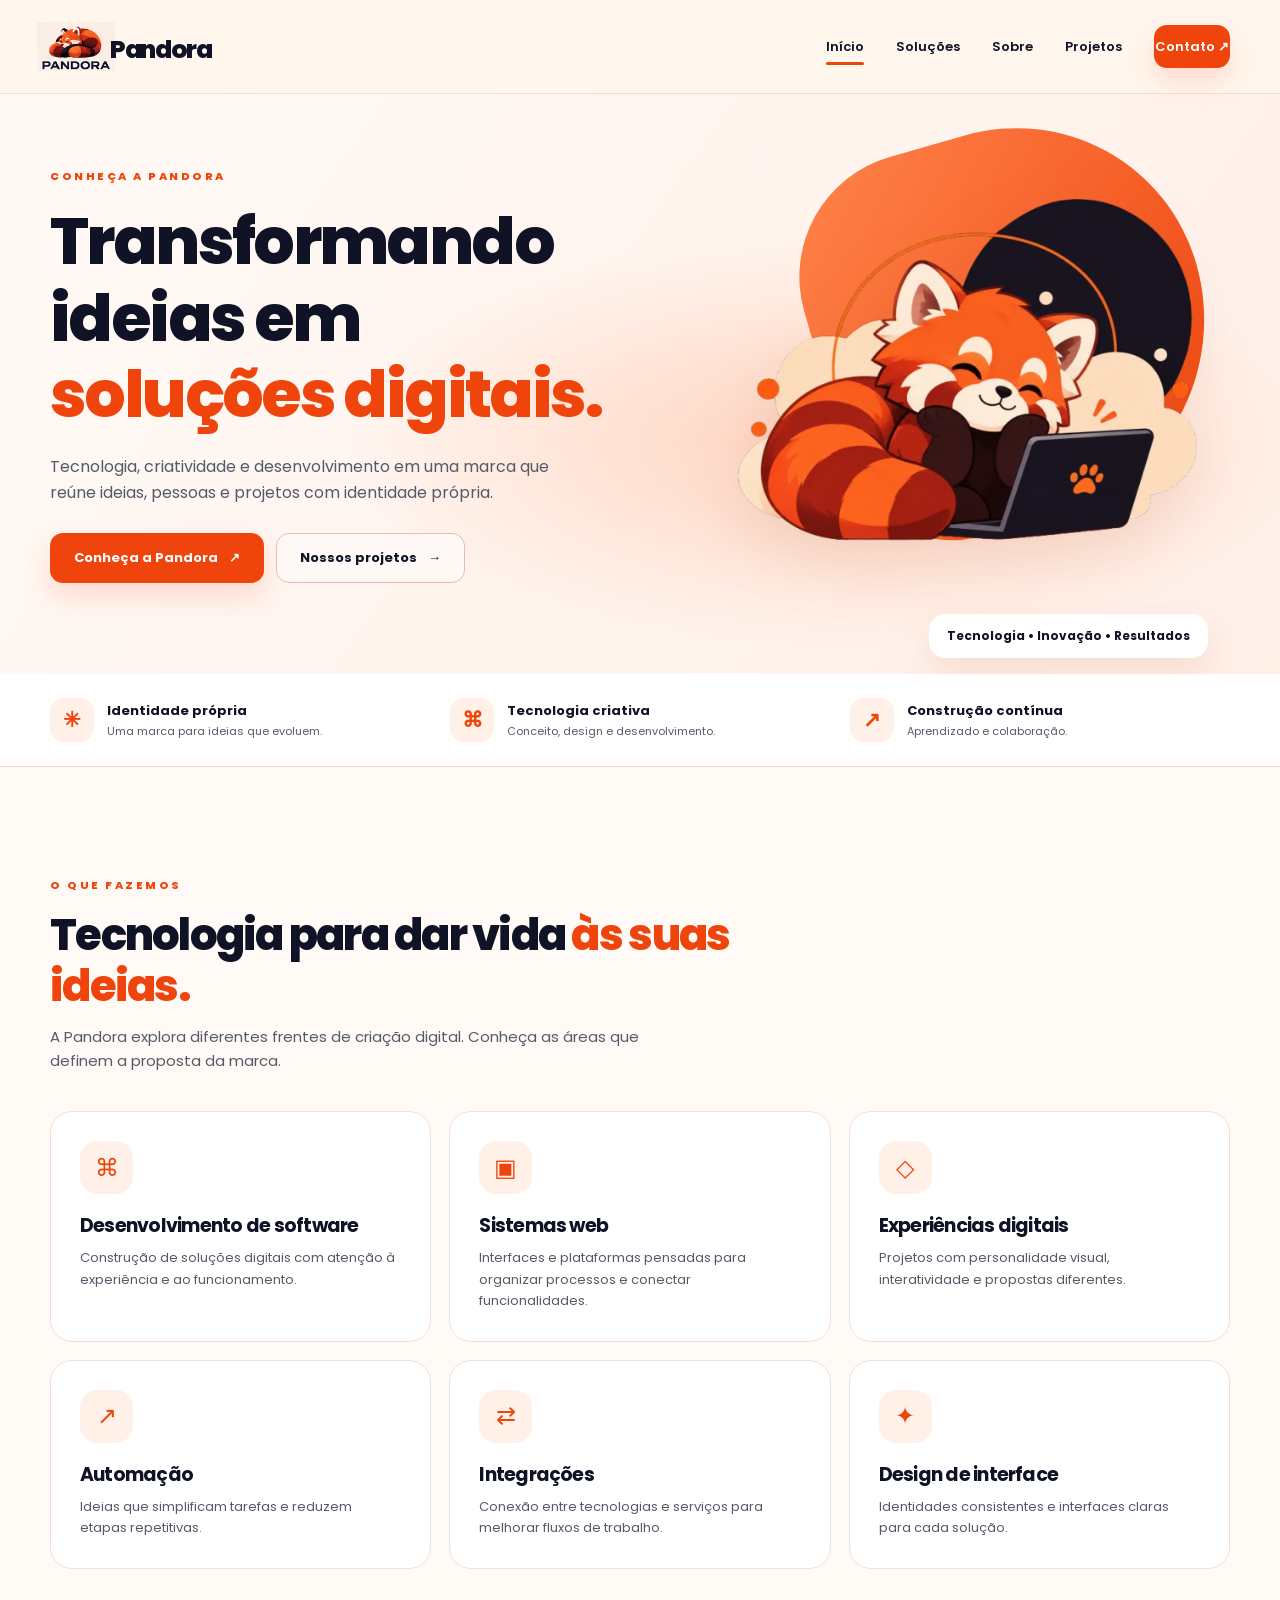
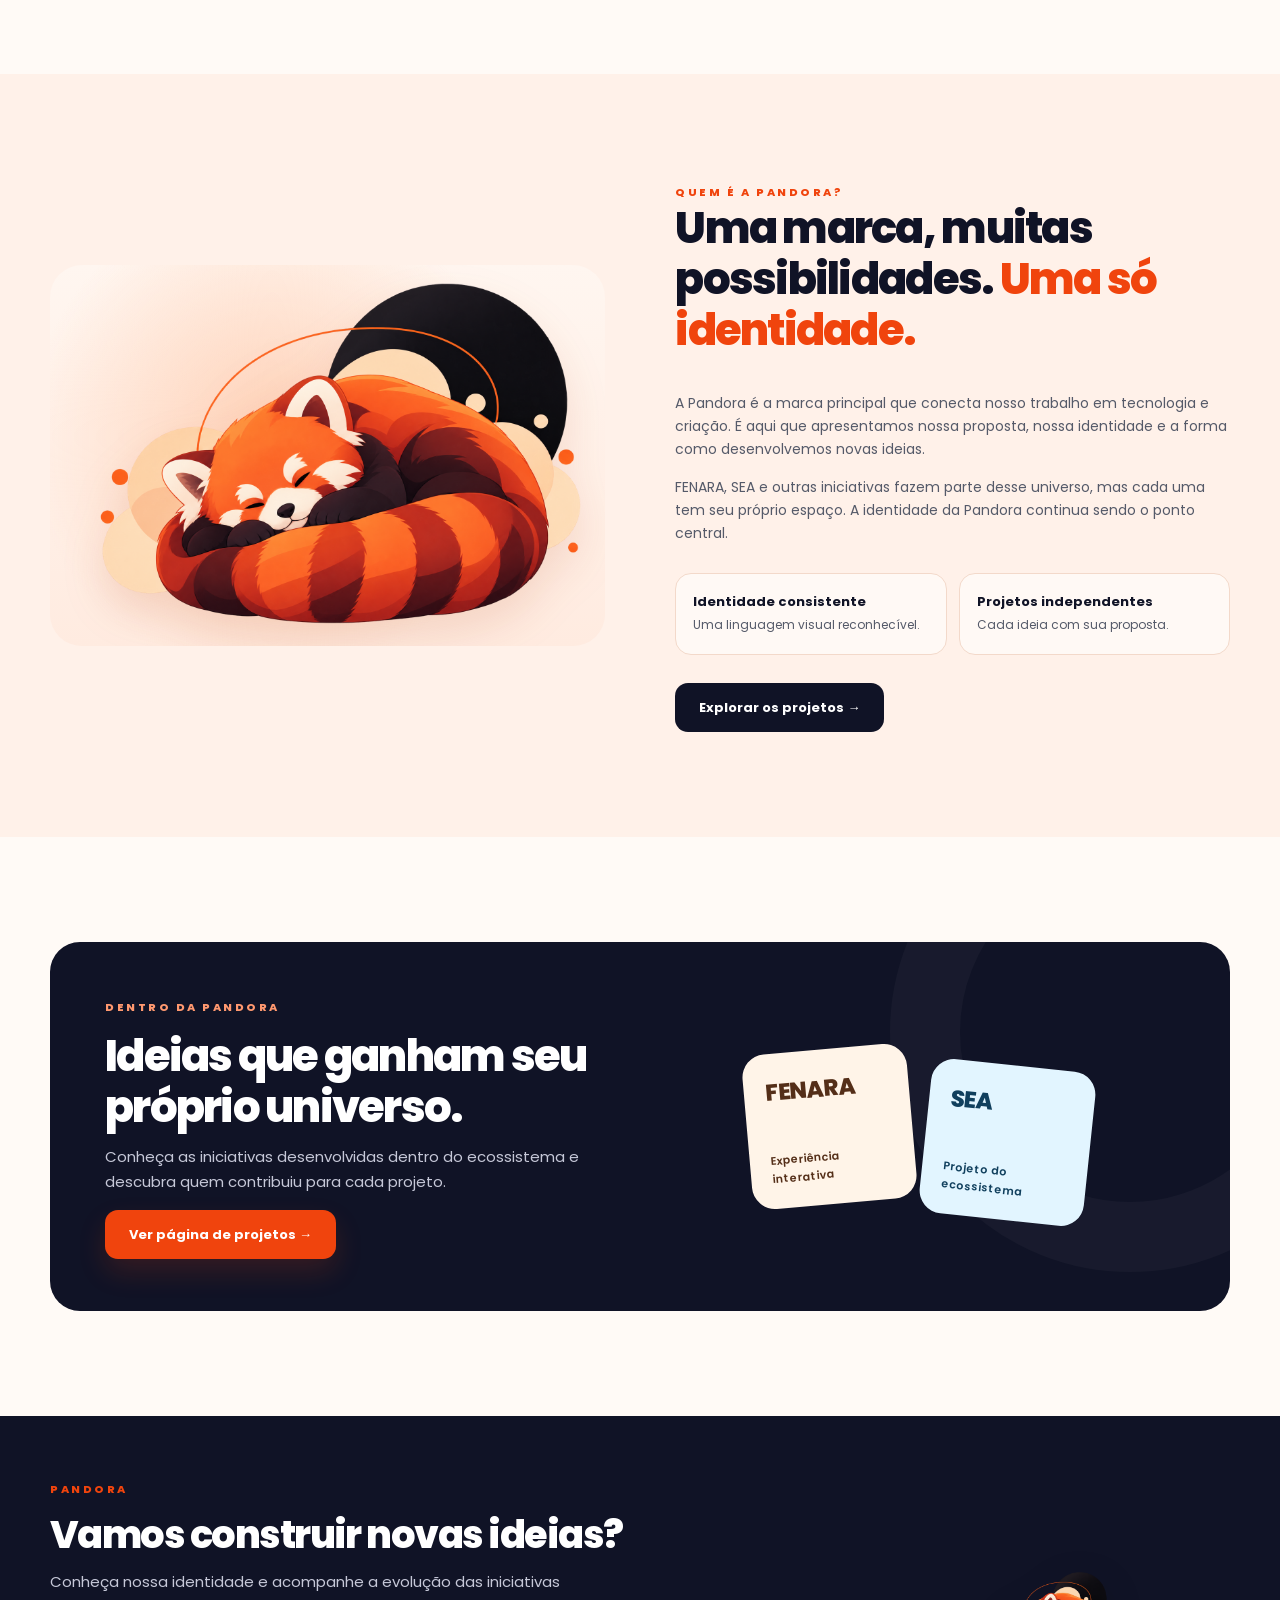
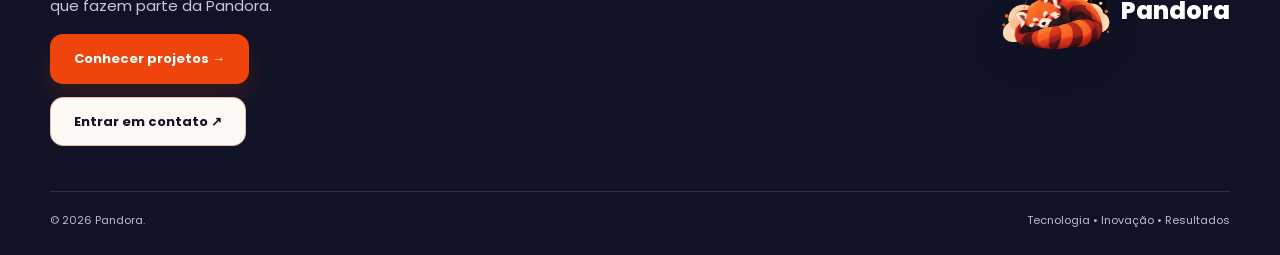
<file: index.html>
<!DOCTYPE html><html lang="pt-BR"><head><meta charset="UTF-8"><meta name="viewport" content="width=device-width,initial-scale=1"><meta name="theme-color" content="#fff1e9"><meta name="description" content="Pandora — tecnologia, inovação e soluções digitais. Conheça a marca e seus projetos."><title>Pandora — Tecnologia. Inovação. Resultados.</title><link rel="preconnect" href="https://fonts.googleapis.com"><link rel="preconnect" href="https://fonts.gstatic.com" crossorigin><link href="https://fonts.googleapis.com/css2?family=Poppins:wght@400;500;600;700;800&display=swap" rel="stylesheet"><link rel="stylesheet" href="styles.css"></head><body><a class="skip" href="#conteudo">Ir para o conteúdo</a>
<header class="site-header"><div class="container header-inner"><a class="brand" href="index.html" aria-label="Pandora, página inicial"><img src="assets/logo.png" alt=""><span>Pandora</span></a><button class="menu-toggle" type="button" aria-expanded="false" aria-controls="navLinks">☰ Menu</button><nav class="nav-links" id="navLinks" aria-label="Menu principal"><a class="active" aria-current="page" href="index.html">Início</a><a href="#solucoes">Soluções</a><a href="#sobre">Sobre</a><a href="projetos.html">Projetos</a><a class="btn btn-primary btn-small" href="#contato">Contato ↗</a></nav></div></header>
<main id="conteudo"><section class="hero" id="inicio"><div class="container hero-inner"><div class="hero-copy"><div class="eyebrow">Conheça a Pandora</div><h1>Transformando ideias em <span class="orange">soluções digitais.</span></h1><p>Tecnologia, criatividade e desenvolvimento em uma marca que reúne ideias, pessoas e projetos com identidade própria.</p><div class="hero-actions"><a class="btn btn-primary" href="#solucoes">Conheça a Pandora <span aria-hidden="true">↗</span></a><a class="btn btn-outline" href="projetos.html">Nossos projetos <span aria-hidden="true">→</span></a></div></div><div class="hero-art"><img src="assets/hero-art.png" alt="Mascote da Pandora em versão com fundo transparente"><span class="art-tag">Tecnologia • Inovação • Resultados</span></div></div></section>
<div class="intro-strip"><div class="container intro-inner"><div class="intro-item"><div class="intro-icon">✳</div><div><strong>Identidade própria</strong><small>Uma marca para ideias que evoluem.</small></div></div><div class="intro-item"><div class="intro-icon">⌘</div><div><strong>Tecnologia criativa</strong><small>Conceito, design e desenvolvimento.</small></div></div><div class="intro-item"><div class="intro-icon">↗</div><div><strong>Construção contínua</strong><small>Aprendizado e colaboração.</small></div></div></div></div>
<section class="section" id="solucoes"><div class="container"><div class="section-head"><span class="eyebrow">O que fazemos</span><h2>Tecnologia para dar vida <span class="orange">às suas ideias.</span></h2><p>A Pandora explora diferentes frentes de criação digital. Conheça as áreas que definem a proposta da marca.</p></div><div class="services-grid"><article class="service"><div class="service-icon">⌘</div><h3>Desenvolvimento de software</h3><p>Construção de soluções digitais com atenção à experiência e ao funcionamento.</p></article><article class="service"><div class="service-icon">▣</div><h3>Sistemas web</h3><p>Interfaces e plataformas pensadas para organizar processos e conectar funcionalidades.</p></article><article class="service"><div class="service-icon">◇</div><h3>Experiências digitais</h3><p>Projetos com personalidade visual, interatividade e propostas diferentes.</p></article><article class="service"><div class="service-icon">↗</div><h3>Automação</h3><p>Ideias que simplificam tarefas e reduzem etapas repetitivas.</p></article><article class="service"><div class="service-icon">⇄</div><h3>Integrações</h3><p>Conexão entre tecnologias e serviços para melhorar fluxos de trabalho.</p></article><article class="service"><div class="service-icon">✦</div><h3>Design de interface</h3><p>Identidades consistentes e interfaces claras para cada solução.</p></article></div></div></section>
<section class="section about" id="sobre"><div class="container about-layout"><div class="about-visual"><img src="assets/panda.png" alt="Mascote da Pandora em versão com fundo transparente"></div><div class="about-copy"><span class="eyebrow">Quem é a Pandora?</span><h2>Uma marca, muitas possibilidades. <span class="orange">Uma só identidade.</span></h2><p>A Pandora é a marca principal que conecta nosso trabalho em tecnologia e criação. É aqui que apresentamos nossa proposta, nossa identidade e a forma como desenvolvemos novas ideias.</p><p>FENARA, SEA e outras iniciativas fazem parte desse universo, mas cada uma tem seu próprio espaço. A identidade da Pandora continua sendo o ponto central.</p><div class="facts"><div class="fact"><strong>Identidade consistente</strong><small>Uma linguagem visual reconhecível.</small></div><div class="fact"><strong>Projetos independentes</strong><small>Cada ideia com sua proposta.</small></div></div><a class="btn btn-dark" href="projetos.html">Explorar os projetos →</a></div></div></section>
<section class="section"><div class="container"><div class="projects-teaser"><div><span class="eyebrow" style="color:#ff986f">Dentro da Pandora</span><h2>Ideias que ganham seu próprio universo.</h2><p>Conheça as iniciativas desenvolvidas dentro do ecossistema e descubra quem contribuiu para cada projeto.</p><a href="projetos.html" class="btn btn-primary">Ver página de projetos →</a></div><div class="teaser-tiles" aria-hidden="true"><div class="teaser-tile"><span>FENARA</span><small>Experiência interativa</small></div><div class="teaser-tile"><span>SEA</span><small>Projeto do ecossistema</small></div></div></div></div></section></main>
<footer class="footer" id="contato"><div class="container footer-main"><div><span class="eyebrow">Pandora</span><h2>Vamos construir novas ideias?</h2><p>Conheça nossa identidade e acompanhe a evolução das iniciativas que fazem parte da Pandora.</p><a href="projetos.html" class="btn btn-primary">Conhecer projetos →</a><div id="contactTarget" style="margin-top:13px"></div></div><div class="footer-brand"><img src="assets/panda.png" alt="Mascote da Pandora com fundo transparente"><span>Pandora</span></div></div><div class="container footer-bottom"><span>© <span class="year"></span> Pandora.</span><span>Tecnologia • Inovação • Resultados</span></div></footer><script src="dados.js"></script><script src="script.js"></script></body></html>
</file>
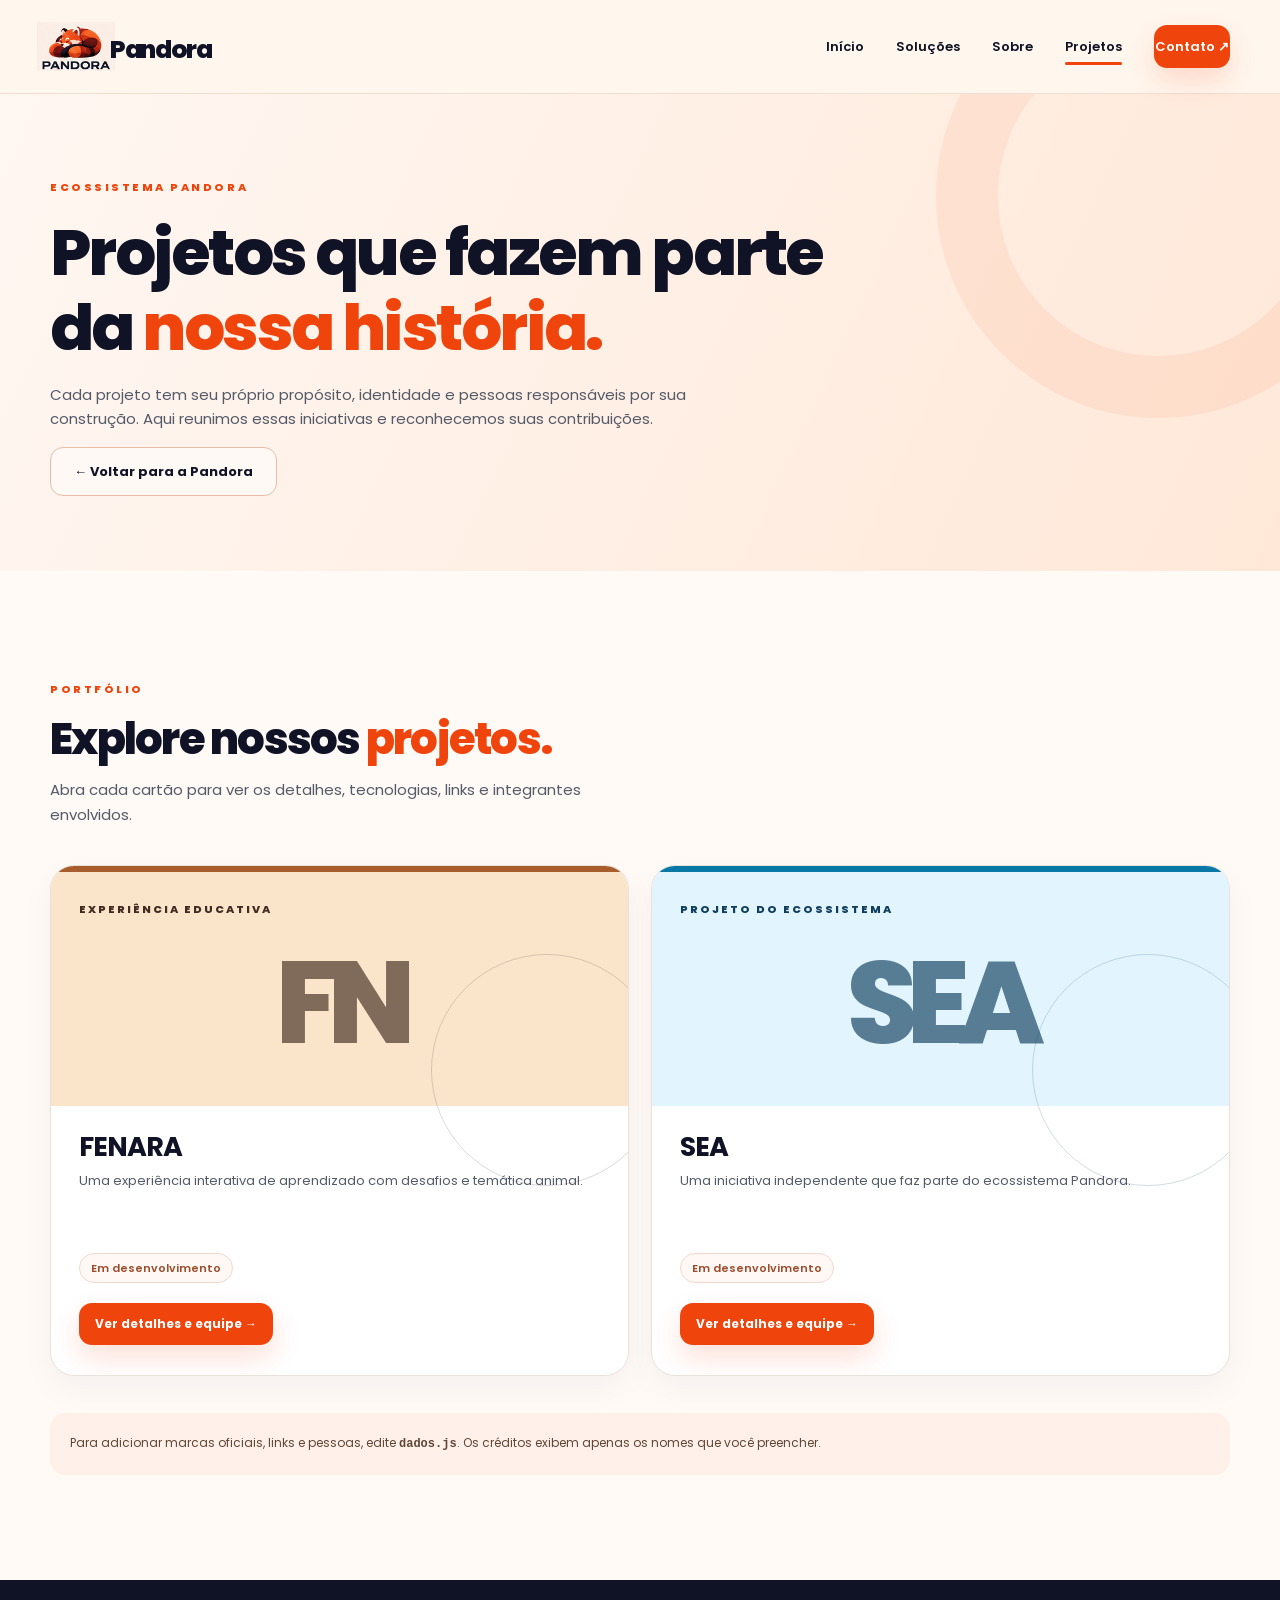
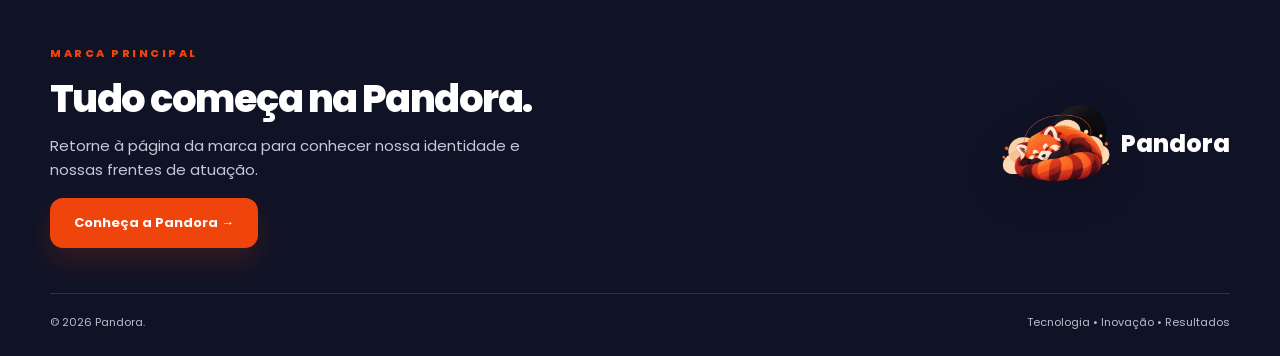
<file: projetos.html>
<!DOCTYPE html><html lang="pt-BR"><head><meta charset="UTF-8"><meta name="viewport" content="width=device-width,initial-scale=1"><meta name="theme-color" content="#fff1e9"><meta name="description" content="Conheça os projetos da Pandora e os colaboradores responsáveis por cada iniciativa."><title>Projetos — Pandora</title><link rel="preconnect" href="https://fonts.googleapis.com"><link rel="preconnect" href="https://fonts.gstatic.com" crossorigin><link href="https://fonts.googleapis.com/css2?family=Poppins:wght@400;500;600;700;800&display=swap" rel="stylesheet"><link rel="stylesheet" href="styles.css"></head><body><a class="skip" href="#conteudo">Ir para o conteúdo</a><header class="site-header"><div class="container header-inner"><a class="brand" href="index.html" aria-label="Pandora, página inicial"><img src="assets/logo.png" alt=""><span>Pandora</span></a><button class="menu-toggle" type="button" aria-expanded="false" aria-controls="navLinks">☰ Menu</button><nav class="nav-links" id="navLinks" aria-label="Menu principal"><a href="index.html">Início</a><a href="index.html#solucoes">Soluções</a><a href="index.html#sobre">Sobre</a><a href="projetos.html" class="active" aria-current="page">Projetos</a><a class="btn btn-primary btn-small" href="index.html#contato">Contato ↗</a></nav></div></header><main id="conteudo"><section class="page-hero"><div class="container"><span class="eyebrow">Ecossistema Pandora</span><h1>Projetos que fazem parte <br>da <span class="orange">nossa história.</span></h1><p>Cada projeto tem seu próprio propósito, identidade e pessoas responsáveis por sua construção. Aqui reunimos essas iniciativas e reconhecemos suas contribuições.</p><a href="index.html" class="btn btn-outline">← Voltar para a Pandora</a></div></section><section class="section"><div class="container"><div class="section-head"><span class="eyebrow">Portfólio</span><h2>Explore nossos <span class="orange">projetos.</span></h2><p>Abra cada cartão para ver os detalhes, tecnologias, links e integrantes envolvidos.</p></div><div class="project-grid" id="projectGrid"></div><div class="edit-callout">Para adicionar marcas oficiais, links e pessoas, edite <code>dados.js</code>. Os créditos exibem apenas os nomes que você preencher.</div></div></section></main><footer class="footer"><div class="container footer-main"><div><span class="eyebrow">Marca principal</span><h2>Tudo começa na Pandora.</h2><p>Retorne à página da marca para conhecer nossa identidade e nossas frentes de atuação.</p><a href="index.html" class="btn btn-primary">Conheça a Pandora →</a></div><div class="footer-brand"><img src="assets/panda.png" alt="Mascote da Pandora com fundo transparente"><span>Pandora</span></div></div><div class="container footer-bottom"><span>© <span class="year"></span> Pandora.</span><span>Tecnologia • Inovação • Resultados</span></div></footer><dialog id="projectDialog" class="dialog" aria-labelledby="dialogTitle"><button class="close-dialog" id="closeDialog" aria-label="Fechar">×</button><span class="eyebrow">Projeto do ecossistema</span><h2 id="dialogTitle"></h2><p id="dialogDescription"></p><dl><dt>Status</dt><dd id="dialogStatus"></dd><dt>Tecnologias</dt><dd id="dialogTech"></dd><dt>Participações e créditos</dt><dd id="dialogCredits"></dd></dl><div id="dialogLinks" class="dialog-links"></div></dialog><script src="dados.js"></script><script src="script.js"></script></body></html>
</file>
<file: styles.css>
:root{--orange:#f0440d;--orange2:#ff6827;--cream:#fff1e9;--navy:#101326;--muted:#555a69;--white:#fff;--line:#f1d9cc;--radius:24px}
*{box-sizing:border-box}html{scroll-behavior:smooth}body{margin:0;background:#fffaf6;color:var(--navy);font:400 15px/1.65 Poppins,Arial,sans-serif}a{color:inherit;text-decoration:none}button{font:inherit;cursor:pointer}img{max-width:100%}.container{width:min(1180px,calc(100% - 44px));margin:auto}.eyebrow{text-transform:uppercase;letter-spacing:.23em;font-size:11px;font-weight:800;color:var(--orange)}h1,h2,h3,p{margin-top:0}h1,h2,h3{line-height:1.17;letter-spacing:-.04em}h1{font-size:clamp(43px,5.1vw,76px);font-weight:800}h2{font-size:clamp(31px,3.4vw,49px);font-weight:800}h3{font-size:21px}p{color:var(--muted)}.orange{color:var(--orange)}.btn{display:inline-flex;align-items:center;justify-content:center;gap:11px;padding:13px 23px;border-radius:13px;border:1px solid transparent;font-size:13px;font-weight:700;transition:transform .2s,background .2s,box-shadow .2s}.btn:hover{transform:translateY(-3px)}.btn-primary{background:var(--orange);color:#fff;box-shadow:0 13px 28px #f0440d29}.btn-primary:hover{background:#d83c0d}.btn-outline{border-color:#e9bca7;color:var(--navy);background:#fff9f6}.btn-dark{background:var(--navy);color:#fff}.btn-small{padding:10px 15px;font-size:12px}.site-header{position:relative;z-index:20;background:#fff5eddd;backdrop-filter:blur(13px);border-bottom:1px solid #f2ded1}.header-inner{min-height:93px;display:flex;align-items:center;justify-content:space-between;gap:24px}.brand{display:flex;align-items:center;gap:7px;font-size:25px;font-weight:800;letter-spacing:-.055em}.brand img{width:78px;height:65px;object-fit:contain;margin-left:-13px;margin-right:-12px}.brand span{margin-top:7px}.nav-links{display:flex;align-items:center;gap:32px}.nav-links a{font-size:13px;font-weight:600;padding:10px 0;position:relative}.nav-links a.active:after,.nav-links a:not(.btn):hover:after{content:'';position:absolute;bottom:2px;left:0;right:0;height:3px;border-radius:4px;background:var(--orange)}.menu-toggle{display:none;color:var(--navy);border:1px solid var(--line);border-radius:10px;background:white;padding:8px 13px}.hero{background:radial-gradient(ellipse at 65% 60%,#ffd4c0 0,transparent 42%),linear-gradient(125deg,#fff9f5,#fff0e8);overflow:hidden}.hero-inner{min-height:580px;display:grid;grid-template-columns:minmax(0,1.05fr) minmax(420px,.95fr);align-items:center;gap:44px;position:relative}.hero-copy{padding:62px 0 80px;z-index:3}.hero-copy h1{margin:18px 0 21px}.hero-copy p{font-size:16px;max-width:520px}.hero-actions{display:flex;gap:12px;flex-wrap:wrap;margin-top:27px}.hero-art{height:100%;min-height:490px;position:relative;display:flex;align-items:center;justify-content:flex-end;padding:26px 0 50px;isolation:isolate}.hero-art:before{content:'';position:absolute;width:390px;height:390px;border-radius:40% 60% 65% 35%;background:linear-gradient(135deg,#ff844c,#f0440d);right:24px;top:36px;transform:rotate(-16deg);z-index:0}.hero-art img{width:100%;max-width:520px;position:relative;z-index:1;display:block;filter:drop-shadow(0 22px 30px #ad4b1e22)}.art-tag{position:absolute;bottom:16px;right:22px;background:white;padding:12px 18px;border-radius:16px;box-shadow:0 15px 35px #b94a2920;font-size:12px;font-weight:700;z-index:2;white-space:nowrap}.section{padding:105px 0}.section-head{max-width:690px;margin-bottom:37px}.section-head h2{margin:13px 0}.section-head p{max-width:600px}.intro-strip{background:#fff;border-bottom:1px solid var(--line)}.intro-inner{display:grid;grid-template-columns:repeat(3,1fr);gap:20px;padding:24px 0}.intro-item{display:flex;gap:13px;align-items:center}.intro-icon{width:44px;height:44px;border-radius:14px;display:grid;place-items:center;background:#fff1e8;color:var(--orange);font-weight:800;font-size:21px}.intro-item strong{display:block;font-size:13px}.intro-item small{display:block;font-size:11px;color:var(--muted)}.services-grid{display:grid;grid-template-columns:repeat(3,1fr);gap:18px}.service{background:white;border:1px solid #f0e0d7;border-radius:22px;padding:29px;transition:transform .2s,box-shadow .2s}.service:hover{transform:translateY(-5px);box-shadow:0 15px 35px #6d29170b}.service-icon{display:grid;place-items:center;width:53px;height:53px;color:var(--orange);font-size:24px;border-radius:17px;background:#fff0e8;margin-bottom:21px}.service h3{font-size:19px;margin-bottom:10px}.service p{font-size:13px;margin:0}.about{background:#fff1e9}.about-layout{display:grid;grid-template-columns:1fr 1fr;gap:6%;align-items:center}.about-visual{border-radius:32px;background:radial-gradient(circle at 40% 45%,#ffd2b8,transparent 62%),linear-gradient(180deg,#fff6f0 0%,#ffebe0 100%);min-height:380px;display:grid;place-items:center;overflow:hidden;padding:18px}.about-visual img{width:100%;max-width:640px;filter:drop-shadow(0 20px 20px #b9471824)}.about-copy p{font-size:14px}.facts{display:grid;grid-template-columns:1fr 1fr;gap:12px;margin:28px 0}.fact{padding:17px;background:#fff9f5;border:1px solid #f3d9ca;border-radius:16px}.fact strong{display:block;font-size:13px}.fact small{font-size:12px;color:var(--muted)}.projects-teaser{display:grid;grid-template-columns:1fr 1fr;align-items:center;gap:45px;background:var(--navy);border-radius:30px;padding:52px 55px;overflow:hidden;color:#fff;position:relative}.projects-teaser:after{content:'';position:absolute;right:-140px;top:-150px;border:70px solid #ffffff08;width:340px;height:340px;border-radius:50%}.projects-teaser h2{color:white;margin:12px 0}.projects-teaser p{color:#c6c8d8}.teaser-tiles{display:flex;gap:13px;justify-content:center;position:relative;z-index:1}.teaser-tile{width:165px;min-height:155px;background:#fff4e8;color:#542e18;border-radius:23px;padding:21px;display:flex;flex-direction:column;justify-content:space-between;font-weight:800;font-size:23px;transform:rotate(-5deg)}.teaser-tile:last-child{background:#e2f5ff;color:#103f5d;transform:translateY(16px) rotate(6deg)}.teaser-tile small{font-size:11px;font-weight:600}.footer{background:#101326;color:#fff;padding:60px 0 26px}.footer-main{display:flex;align-items:center;justify-content:space-between;gap:25px}.footer h2{font-size:clamp(27px,3vw,39px);margin:12px 0}.footer p{color:#c6c8d8;max-width:510px}.footer-brand{display:flex;align-items:center;gap:10px;font-size:24px;font-weight:800}.footer-brand img{width:116px;max-height:96px;object-fit:contain;filter:drop-shadow(0 12px 18px #00000020)}.footer-bottom{border-top:1px solid #ffffff20;margin-top:45px;padding-top:19px;color:#bbbccb;font-size:11px;display:flex;justify-content:space-between;gap:12px}.page-hero{background:linear-gradient(115deg,#fff7f2,#ffe8d8);padding:80px 0 75px;position:relative;overflow:hidden}.page-hero:after{content:'';position:absolute;right:-100px;top:-120px;width:320px;height:320px;border:62px solid #f0440d12;border-radius:50%}.page-hero h1{font-size:clamp(42px,5vw,66px);margin:17px 0}.page-hero p{max-width:680px}.project-grid{display:grid;grid-template-columns:repeat(2,minmax(0,1fr));gap:22px}.project-card{border:1px solid #e9e1dc;overflow:hidden;border-radius:24px;background:white;box-shadow:0 12px 34px #1717250b}.project-cover{min-height:240px;padding:28px;display:flex;flex-direction:column;justify-content:space-between;position:relative;isolation:isolate}.project-cover:after{content:'';position:absolute;width:230px;height:230px;border:1px solid currentColor;opacity:.18;border-radius:50%;right:-35px;bottom:-80px;z-index:-1}.project-cover img{max-height:180px;max-width:70%;object-fit:contain;align-self:center}.project-cover .monogram{font-size:clamp(70px,9vw,120px);letter-spacing:-.1em;font-weight:800;opacity:.66;text-align:center;line-height:1.3}.project-cover .category{font-size:11px;text-transform:uppercase;letter-spacing:.18em;font-weight:800}.project-info{padding:25px 28px 30px}.project-info h3{font-size:27px;margin-bottom:8px}.project-info p{font-size:13px;min-height:63px}.project-meta{display:flex;gap:8px;flex-wrap:wrap;margin:20px 0}.pill{padding:5px 11px;border-radius:100px;border:1px solid #f0d8cc;background:#fff8f4;color:#9b4d2d;font-size:11px;font-weight:600}.empty-note{padding:25px;border:1px dashed #e3c8b9;background:#fff5ed;border-radius:16px;color:#6d5c55;font-size:13px}.project-card .btn{cursor:pointer}.dialog{width:min(620px,calc(100% - 28px));max-height:85vh;overflow:auto;border:0;border-radius:25px;padding:35px;background:white;box-shadow:0 30px 80px #0003}.dialog::backdrop{background:#101326ae;backdrop-filter:blur(4px)}.dialog h2{font-size:34px;margin:12px 0}.dialog p{font-size:14px}.dialog dt{font-size:12px;color:var(--orange);font-weight:800;margin-top:18px}.dialog dd{margin:5px 0;font-size:13px}.close-dialog{float:right;border:0;background:#fff0e8;color:var(--navy);border-radius:11px;width:35px;height:35px;font-size:24px}.credit{padding:12px 0;border-bottom:1px solid #eee}.credit strong{display:block;font-size:13px}.credit span{font-size:12px;color:var(--muted)}.dialog-links{display:flex;gap:10px;flex-wrap:wrap;margin-top:20px}.edit-callout{margin-top:37px;background:#fff1e9;padding:20px;border-radius:15px;font-size:12px;color:#614536}.edit-callout code{font-weight:700}.skip{position:absolute;left:-9999px}.skip:focus{left:10px;top:10px;padding:10px;background:#fff;z-index:1000}a:focus-visible,button:focus-visible{outline:3px solid #ff955e;outline-offset:3px}
@media(max-width:900px){.services-grid{grid-template-columns:repeat(2,1fr)}.nav-links{gap:17px}.hero-inner{min-height:530px}.hero-art:before{width:320px;height:340px}.about-layout{gap:30px}.projects-teaser{padding:35px}.teaser-tile{width:125px;min-height:137px}}
@media(max-width:700px){.container{width:min(100% - 30px,1180px)}.header-inner{min-height:75px}.brand{font-size:22px}.brand img{width:64px;height:55px}.menu-toggle{display:block}.nav-links{display:none;position:absolute;top:75px;left:0;right:0;background:#fff8f3;padding:19px 24px 25px;flex-direction:column;align-items:stretch;border-bottom:1px solid var(--line);box-shadow:0 12px 20px #0001}.nav-links.open{display:flex}.nav-links a{padding:7px 0}.hero-inner,.about-layout,.projects-teaser{grid-template-columns:1fr}.hero-inner{gap:0}.hero-copy{padding:55px 0 15px}.hero-copy h1{font-size:clamp(40px,11vw,62px)}.hero-art{min-height:340px;justify-content:center;padding:10px 0 44px}.hero-art img{max-width:420px;width:100%}.hero-art:before{right:50%;top:18px;width:270px;height:270px;transform:translateX(50%) rotate(-16deg)}.art-tag{bottom:8px;right:50%;transform:translateX(50%);max-width:calc(100% - 22px);text-align:center}.intro-inner{grid-template-columns:1fr;gap:18px}.section{padding:70px 0}.services-grid,.project-grid{grid-template-columns:1fr}.service{padding:24px}.about-visual{min-height:270px;order:-1;padding:14px}.facts{grid-template-columns:1fr 1fr}.projects-teaser{gap:25px;padding:30px 23px}.teaser-tiles{justify-content:start;padding-bottom:15px}.footer-main{align-items:start;flex-direction:column}.footer-bottom{flex-direction:column}.page-hero{padding:62px 0}.project-cover{min-height:195px}.project-cover .monogram{font-size:90px}}
@media(prefers-reduced-motion:reduce){*,*:before,*:after{animation-duration:.01ms!important;transition-duration:.01ms!important;scroll-behavior:auto!important}}
</file>
